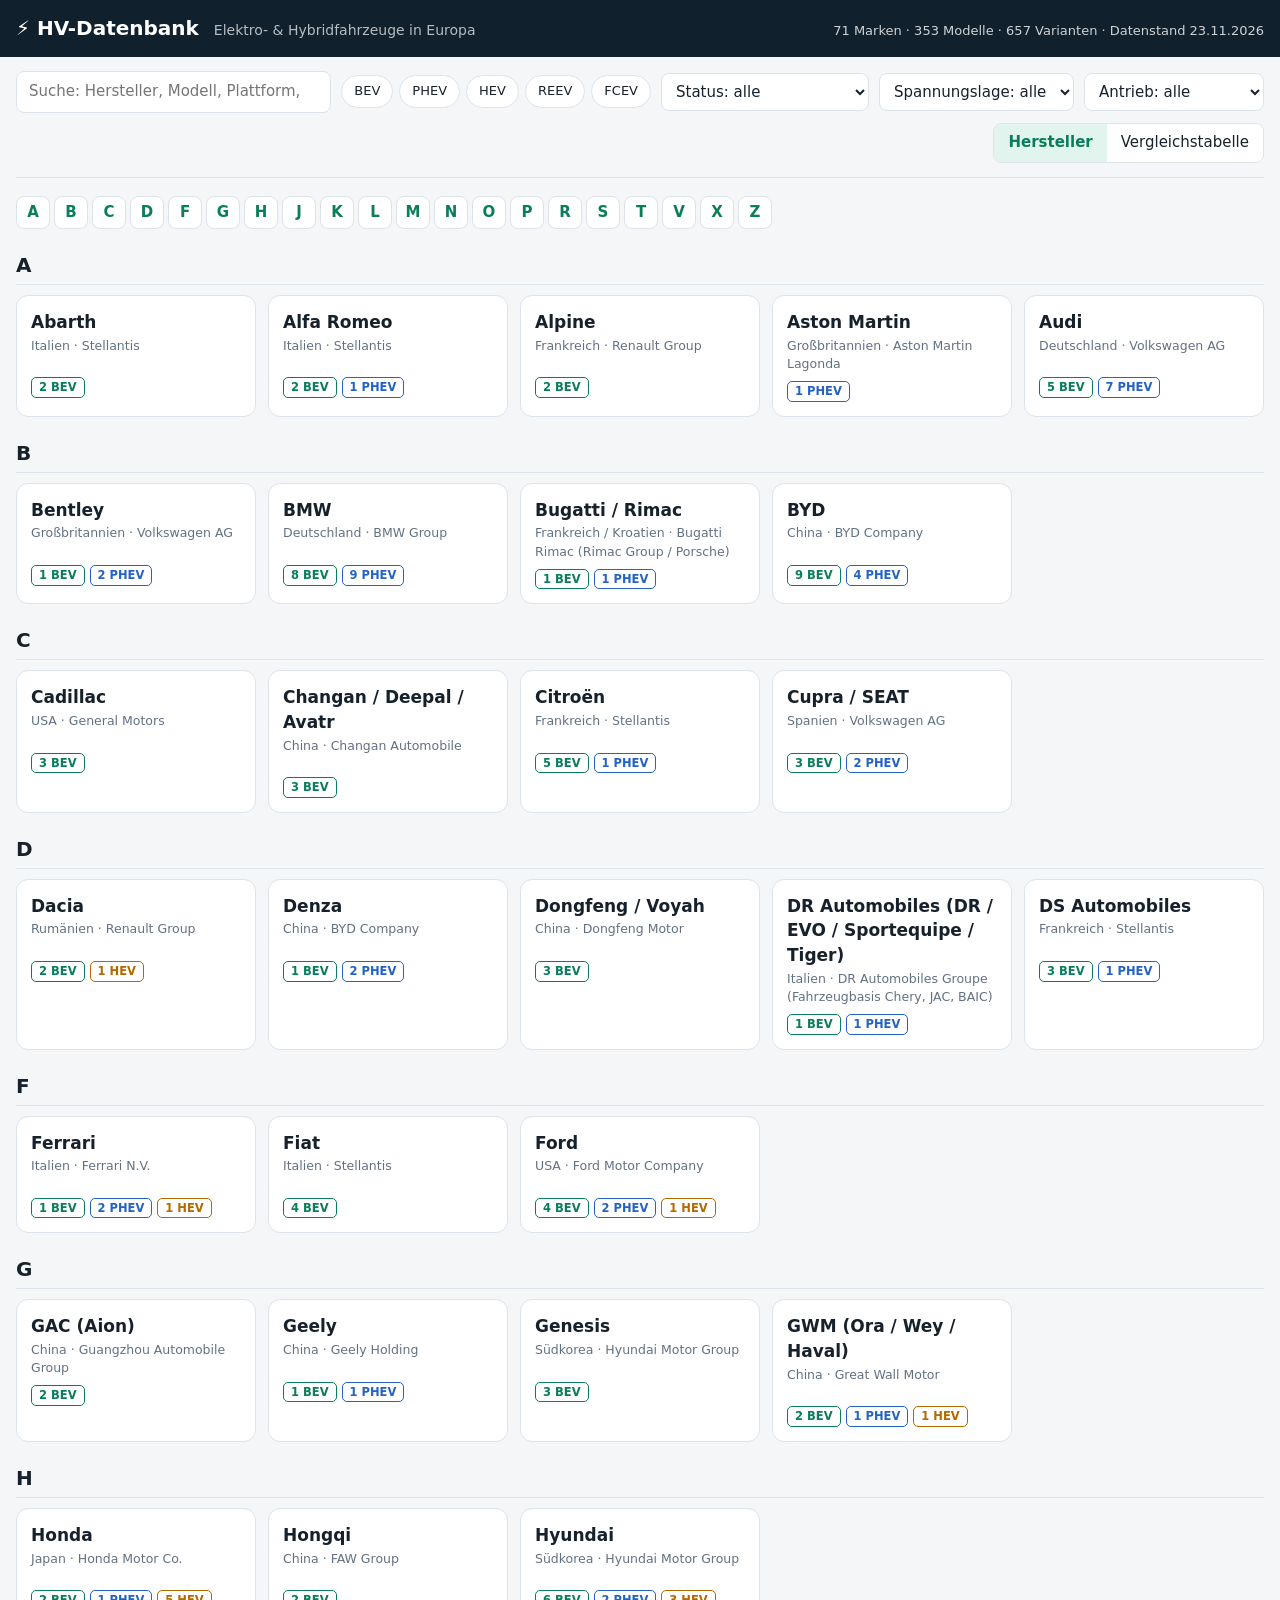
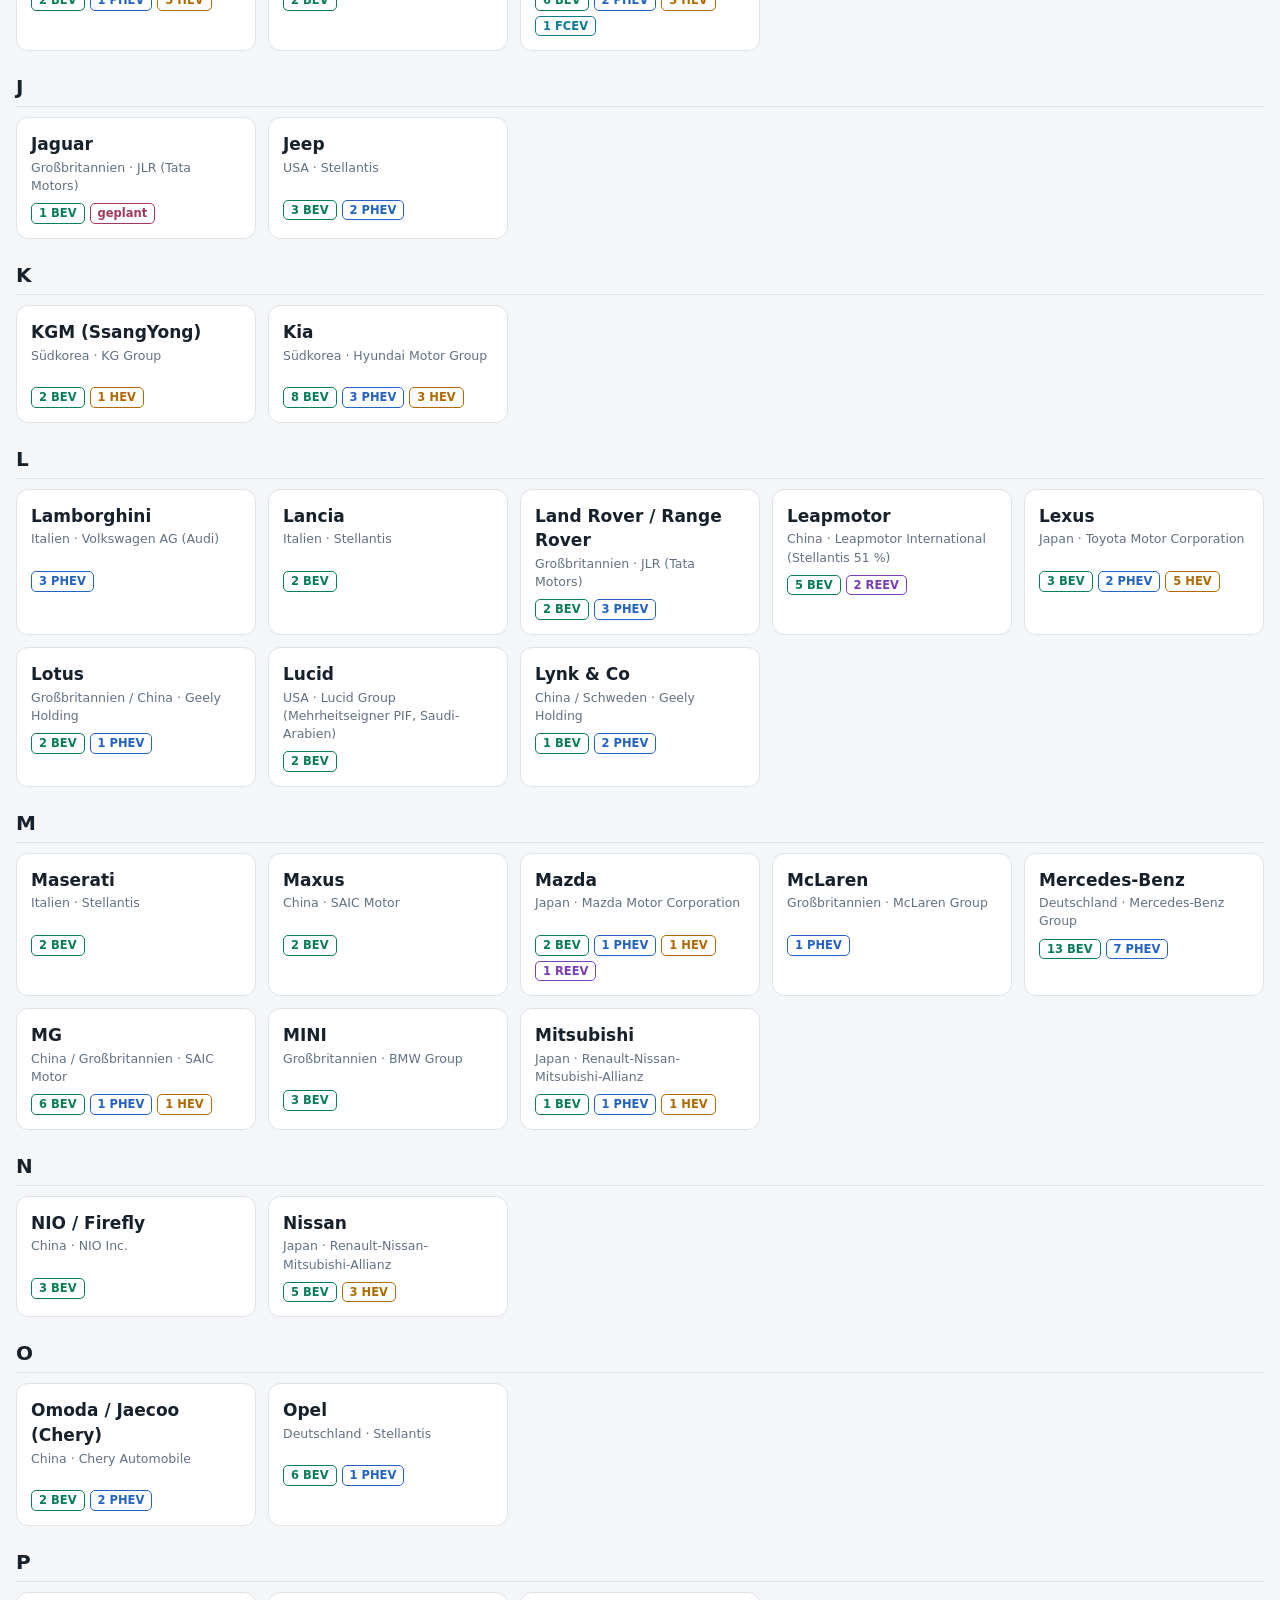
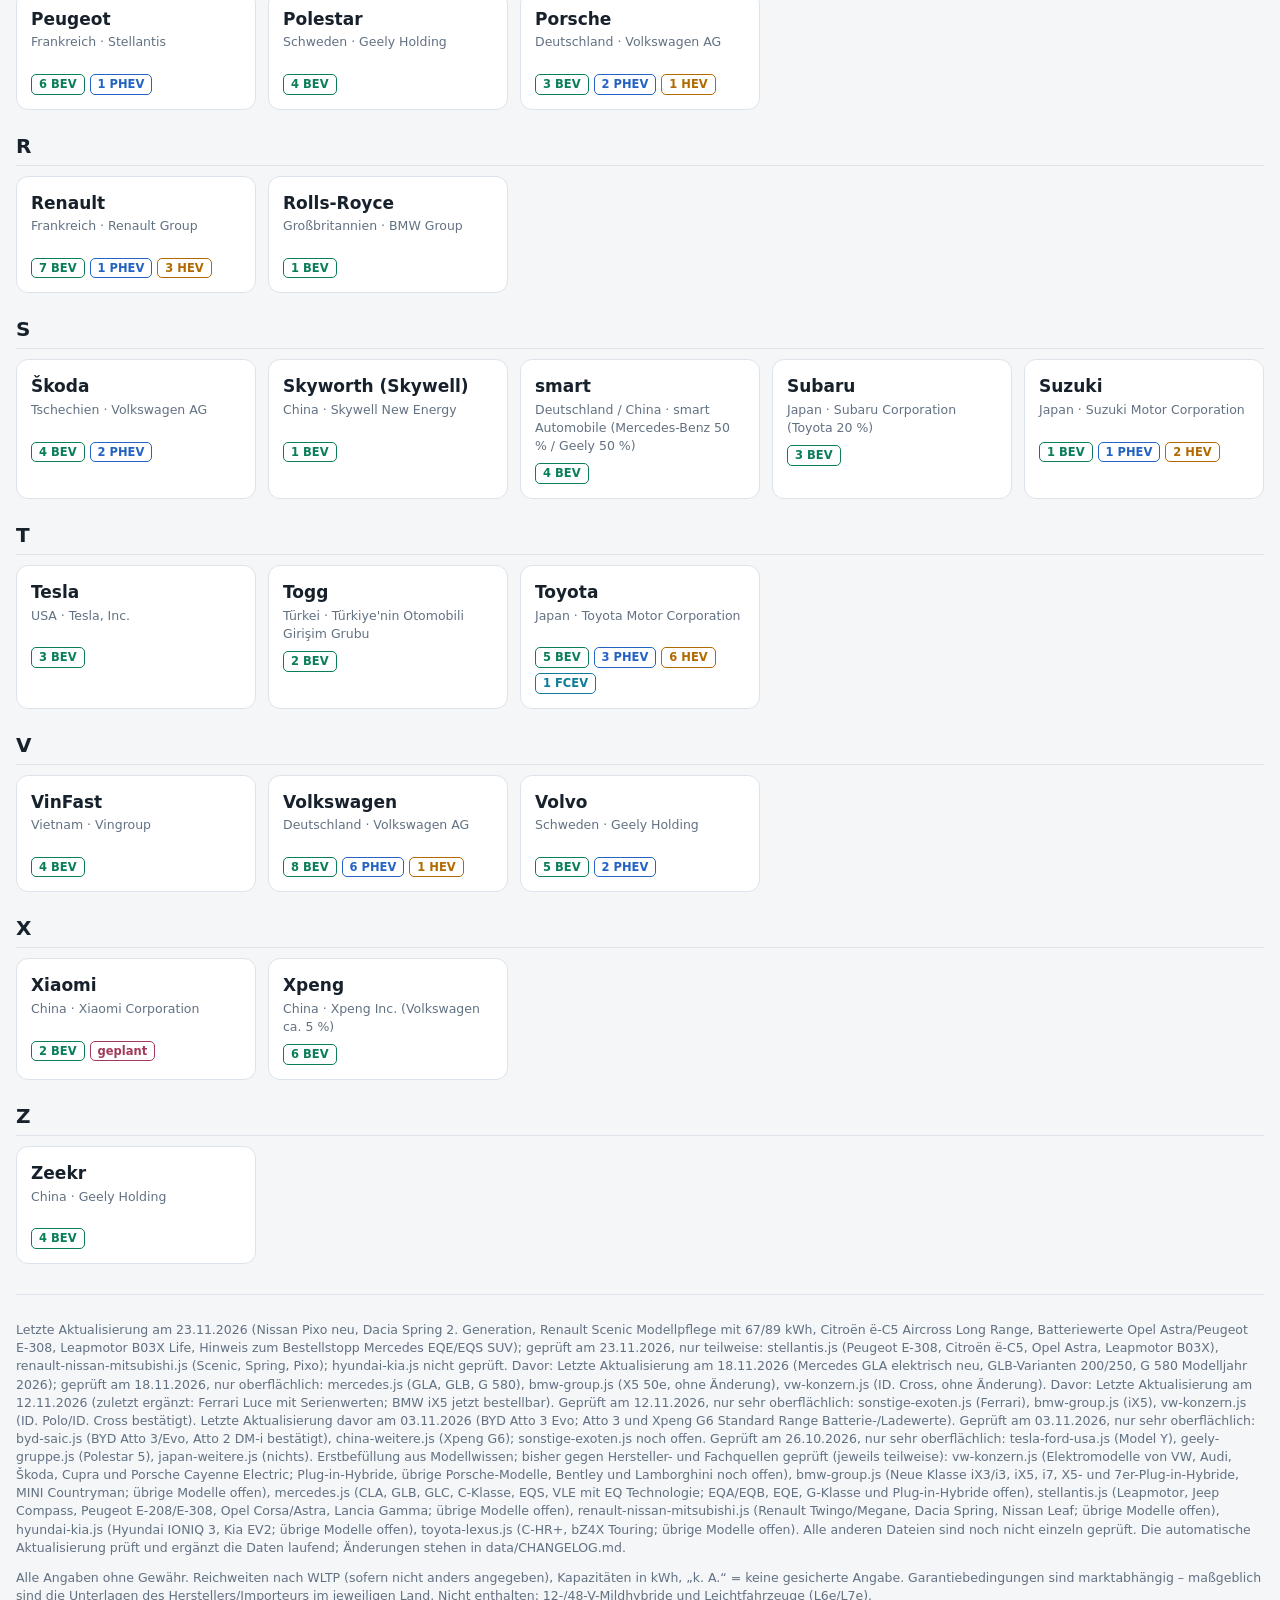
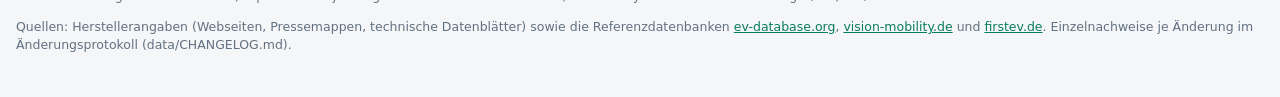
<file: index.html>
<!doctype html>
<html lang="de">
<head>
<meta charset="utf-8">
<meta name="viewport" content="width=device-width, initial-scale=1">
<title>HV-Datenbank – Elektro- & Hybridfahrzeuge Europa</title>
<link rel="stylesheet" href="styles.css">
</head>
<body>
<header class="top">
  <div class="wrap">
    <a class="logo" href="#start">⚡ HV-Datenbank <span>Elektro- &amp; Hybridfahrzeuge in Europa</span></a>
    <div id="stats" class="stats"></div>
  </div>
</header>

<div class="wrap">
  <div class="toolbar">
    <input id="q" type="search" placeholder="Suche: Hersteller, Modell, Plattform, Zellchemie, Motorhersteller …" autocomplete="off">
    <div id="typeChips" class="chips"></div>
    <select id="fStatus" title="Status">
      <option value="">Status: alle</option>
      <option value="available">verfügbar</option>
      <option value="planned">geplant / angekündigt</option>
    </select>
    <select id="fVolt" title="Spannungslage">
      <option value="">Spannungslage: alle</option>
      <option value="400">400-V-Klasse</option>
      <option value="800">800-V-Klasse</option>
    </select>
    <select id="fDrive" title="Antrieb">
      <option value="">Antrieb: alle</option>
      <option value="AWD">Allradantrieb</option>
      <option value="FWD">Vorderachsantrieb</option>
      <option value="RWD">Hinterachsantrieb</option>
    </select>
    <nav class="views">
      <a href="#start" id="navBrands">Hersteller</a>
      <a href="#tabelle" id="navTable">Vergleichstabelle</a>
    </nav>
  </div>
  <main id="app"><p class="muted">Daten werden geladen …</p></main>
  <footer>
    <p id="metaNote"></p>
    <p>Alle Angaben ohne Gewähr. Reichweiten nach WLTP (sofern nicht anders angegeben), Kapazitäten in kWh, „k. A.“ = keine gesicherte Angabe.
    Garantiebedingungen sind marktabhängig – maßgeblich sind die Unterlagen des Herstellers/Importeurs im jeweiligen Land.
    Nicht enthalten: 12-/48-V-Mildhybride und Leichtfahrzeuge (L6e/L7e).</p>
    <p>Quellen: Herstellerangaben (Webseiten, Pressemappen, technische Datenblätter) sowie die Referenzdatenbanken
    <a href="https://ev-database.org/de" target="_blank" rel="noopener">ev-database.org</a>,
    <a href="https://vision-mobility.de/" target="_blank" rel="noopener">vision-mobility.de</a> und
    <a href="https://firstev.de/elektroautos-uebersicht/" target="_blank" rel="noopener">firstev.de</a>.
    Einzelnachweise je Änderung im Änderungsprotokoll (data/CHANGELOG.md).</p>
  </footer>
</div>

<script src="data/manifest.js"></script>
<script src="app.js"></script>
</body>
</html>
</file>
<file: styles.css>
:root {
  --bg: #f4f6f8; --card: #fff; --text: #17212b; --muted: #627182; --line: #dde3ea;
  --accent: #0a7d5a; --accent-soft: #e2f4ee; --head: #10202c;
  --bev: #0a7d5a; --phev: #2463c4; --hev: #b26a00; --reev: #7a3fb5; --fcev: #0e7c96; --plan: #a13a5a;
  --on-accent: #fff; --on-head: #fff;
}
/* Dunkle Werte zweimal: Systemeinstellung (sofern nicht ausdrücklich hell gewählt) und ausdrückliche Wahl */
@media (prefers-color-scheme: dark) {
  :root:not([data-theme="light"]) { --bg: #10161c; --card: #19222b; --text: #e6ecf1; --muted: #93a2b1; --line: #2b3742;
    --accent: #3fcf9f; --accent-soft: #17352c; --head: #0b1116;
    --bev: #3fcf9f; --phev: #78a9f5; --hev: #e5a340; --reev: #b891e8; --fcev: #5cc8de; --plan: #e58aa6;
    --on-accent: #06231a; color-scheme: dark; }
}
:root[data-theme="dark"] { --bg: #10161c; --card: #19222b; --text: #e6ecf1; --muted: #93a2b1; --line: #2b3742;
  --accent: #3fcf9f; --accent-soft: #17352c; --head: #0b1116;
  --bev: #3fcf9f; --phev: #78a9f5; --hev: #e5a340; --reev: #b891e8; --fcev: #5cc8de; --plan: #e58aa6;
  --on-accent: #06231a; color-scheme: dark; }
* { box-sizing: border-box; }
body { margin: 0; background: var(--bg); color: var(--text); font: 15px/1.45 "Segoe UI", system-ui, sans-serif; }
.wrap { max-width: 1280px; margin: 0 auto; padding: 0 16px; }
a { color: var(--accent); }
.muted { color: var(--muted); }

.top { background: var(--head); color: var(--on-head); padding: 14px 0; }
.top .wrap { display: flex; flex-wrap: wrap; gap: 8px 24px; align-items: baseline; justify-content: space-between; }
.logo { color: var(--on-head); text-decoration: none; font-size: 20px; font-weight: 700; }
.logo span { font-weight: 400; font-size: 14px; opacity: .7; margin-left: 8px; }
.stats { font-size: 13px; opacity: .8; }

.toolbar { display: flex; flex-wrap: wrap; gap: 10px; align-items: center; padding: 14px 0; position: sticky; top: env(safe-area-inset-top, 0px); background: var(--bg); z-index: 5; border-bottom: 1px solid var(--line); }
.toolbar input[type=search] { flex: 1 1 280px; padding: 9px 12px; }
.toolbar input, .toolbar select, button { font: inherit; color: var(--text); background: var(--card); border: 1px solid var(--line); border-radius: 8px; padding: 8px 10px; }
button { cursor: pointer; }
.chips { display: flex; gap: 6px; flex-wrap: wrap; }
.chip { border: 1px solid var(--line); background: var(--card); border-radius: 999px; padding: 6px 12px; cursor: pointer; font-size: 13px; user-select: none; }
.chip.on { background: var(--accent); border-color: var(--accent); color: var(--on-accent); }

.az { display: flex; flex-wrap: wrap; gap: 4px; margin-bottom: 4px; }
.az button { min-width: 34px; padding: 5px 0; font-weight: 600; color: var(--accent); }
.az button:hover { border-color: var(--accent); }
.letter { scroll-margin-top: 130px; }
.letter h2 { font-size: 20px; color: var(--text); border-bottom: 1px solid var(--line); padding-bottom: 4px; }
:focus-visible { outline: 2px solid var(--accent); outline-offset: 2px; }
.views { display: flex; margin-left: auto; border: 1px solid var(--line); border-radius: 8px; overflow: hidden; }
.views a { padding: 8px 14px; text-decoration: none; color: var(--text); background: var(--card); }
.views a.on { background: var(--accent-soft); color: var(--accent); font-weight: 600; }

main { padding: 18px 0 30px; min-height: 60vh; }
h1 { font-size: 26px; margin: 0 0 4px; }
h2 { font-size: 16px; margin: 22px 0 10px; color: var(--muted); text-transform: uppercase; letter-spacing: .05em; }

.grid { display: grid; grid-template-columns: repeat(auto-fill, minmax(230px, 1fr)); gap: 12px; }
.bcard { display: block; background: var(--card); border: 1px solid var(--line); border-radius: 12px; padding: 14px; text-decoration: none; color: var(--text); transition: border-color .15s, transform .15s; }
.bcard:hover { border-color: var(--accent); transform: translateY(-2px); }
.bcard h3 { margin: 0 0 2px; font-size: 17px; }
.bcard .sub { font-size: 12.5px; color: var(--muted); min-height: 2.6em; }
.badges { display: flex; gap: 5px; flex-wrap: wrap; margin-top: 8px; }

.badge { display: inline-block; font-size: 11.5px; font-weight: 700; border-radius: 5px; padding: 1px 7px; border: 1px solid currentColor; white-space: nowrap; }
.t-BEV { color: var(--bev); } .t-PHEV { color: var(--phev); } .t-HEV { color: var(--hev); }
.t-REEV { color: var(--reev); } .t-FCEV { color: var(--fcev); } .t-plan { color: var(--plan); }

.back { display: inline-block; margin-bottom: 10px; text-decoration: none; }
.panel { background: var(--card); border: 1px solid var(--line); border-radius: 12px; padding: 14px 16px; }
dl.kv { display: grid; grid-template-columns: max-content 1fr; gap: 4px 16px; margin: 0; }
dl.kv dt { color: var(--muted); }
dl.kv dd { margin: 0; }

details.model { background: var(--card); border: 1px solid var(--line); border-radius: 12px; margin-bottom: 10px; }
details.model[open] { border-color: var(--accent); }
details.model summary { cursor: pointer; padding: 12px 16px; display: flex; flex-wrap: wrap; gap: 6px 14px; align-items: center; list-style: none; }
details.model summary::-webkit-details-marker { display: none; }
details.model summary::before { content: "▸"; color: var(--muted); }
details.model[open] summary::before { content: "▾"; }
.mname { font-weight: 700; font-size: 16px; }
.mkey { color: var(--muted); font-size: 13px; }
.mbody { padding: 0 16px 16px; }
.mbody p.note { margin: 10px 0; padding: 8px 12px; background: var(--accent-soft); border-radius: 8px; font-size: 14px; }

.scroll { overflow-x: auto; }
table { border-collapse: collapse; width: 100%; font-size: 13.5px; }
th, td { text-align: left; padding: 6px 10px; border-bottom: 1px solid var(--line); vertical-align: top; }
table.spec th.sec { background: var(--accent-soft); color: var(--accent); font-size: 12px; text-transform: uppercase; letter-spacing: .05em; }
table.spec td:first-child { color: var(--muted); white-space: nowrap; width: 220px; }
table.spec thead th { font-size: 14px; }
td.na { color: var(--muted); opacity: .6; }

table.all th { cursor: pointer; white-space: nowrap; position: sticky; top: 0; background: var(--card); }
table.all th.sorted { color: var(--accent); }
table.all tbody tr { cursor: pointer; }
table.all tbody tr:hover { background: var(--accent-soft); }
table.all td.num { text-align: right; font-variant-numeric: tabular-nums; }
.tablebar { display: flex; justify-content: space-between; align-items: center; margin-bottom: 10px; gap: 10px; flex-wrap: wrap; }

footer { color: var(--muted); font-size: 12.5px; border-top: 1px solid var(--line); padding: 14px 0 30px; }
</file>
